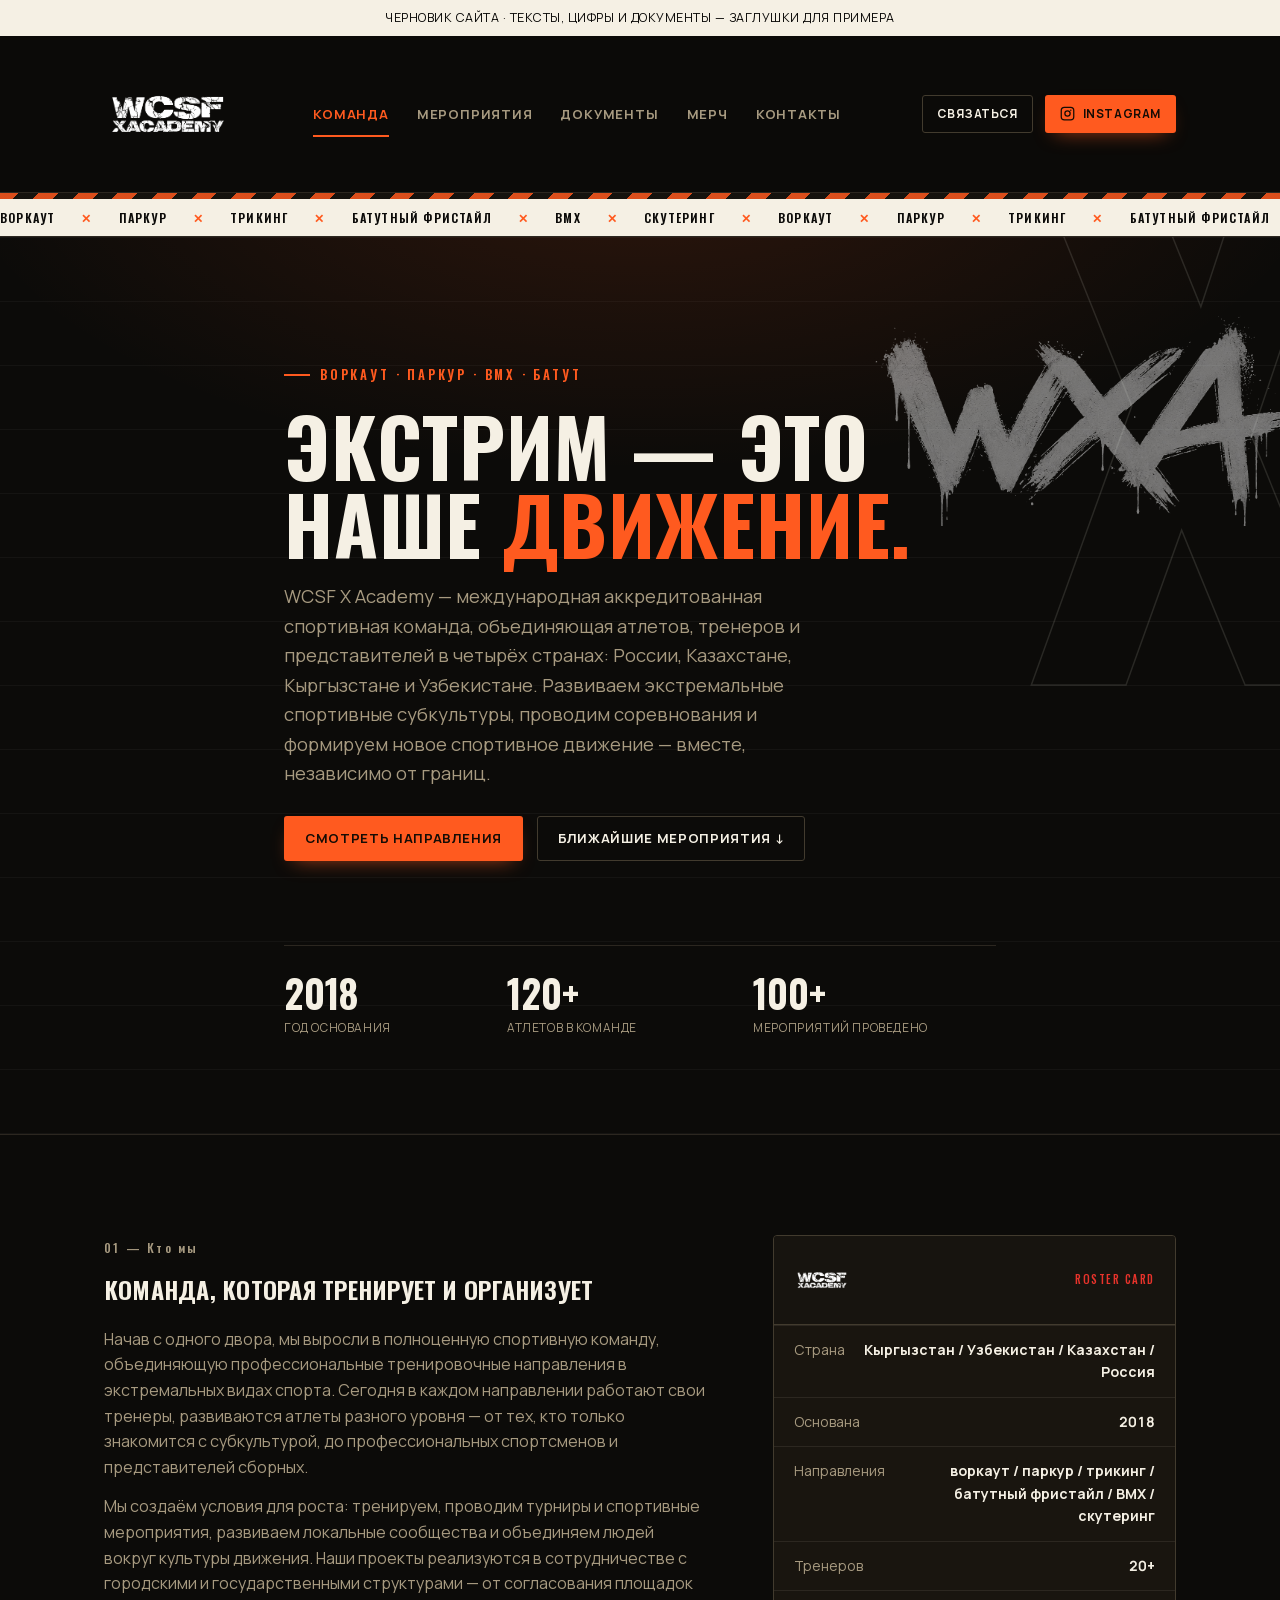
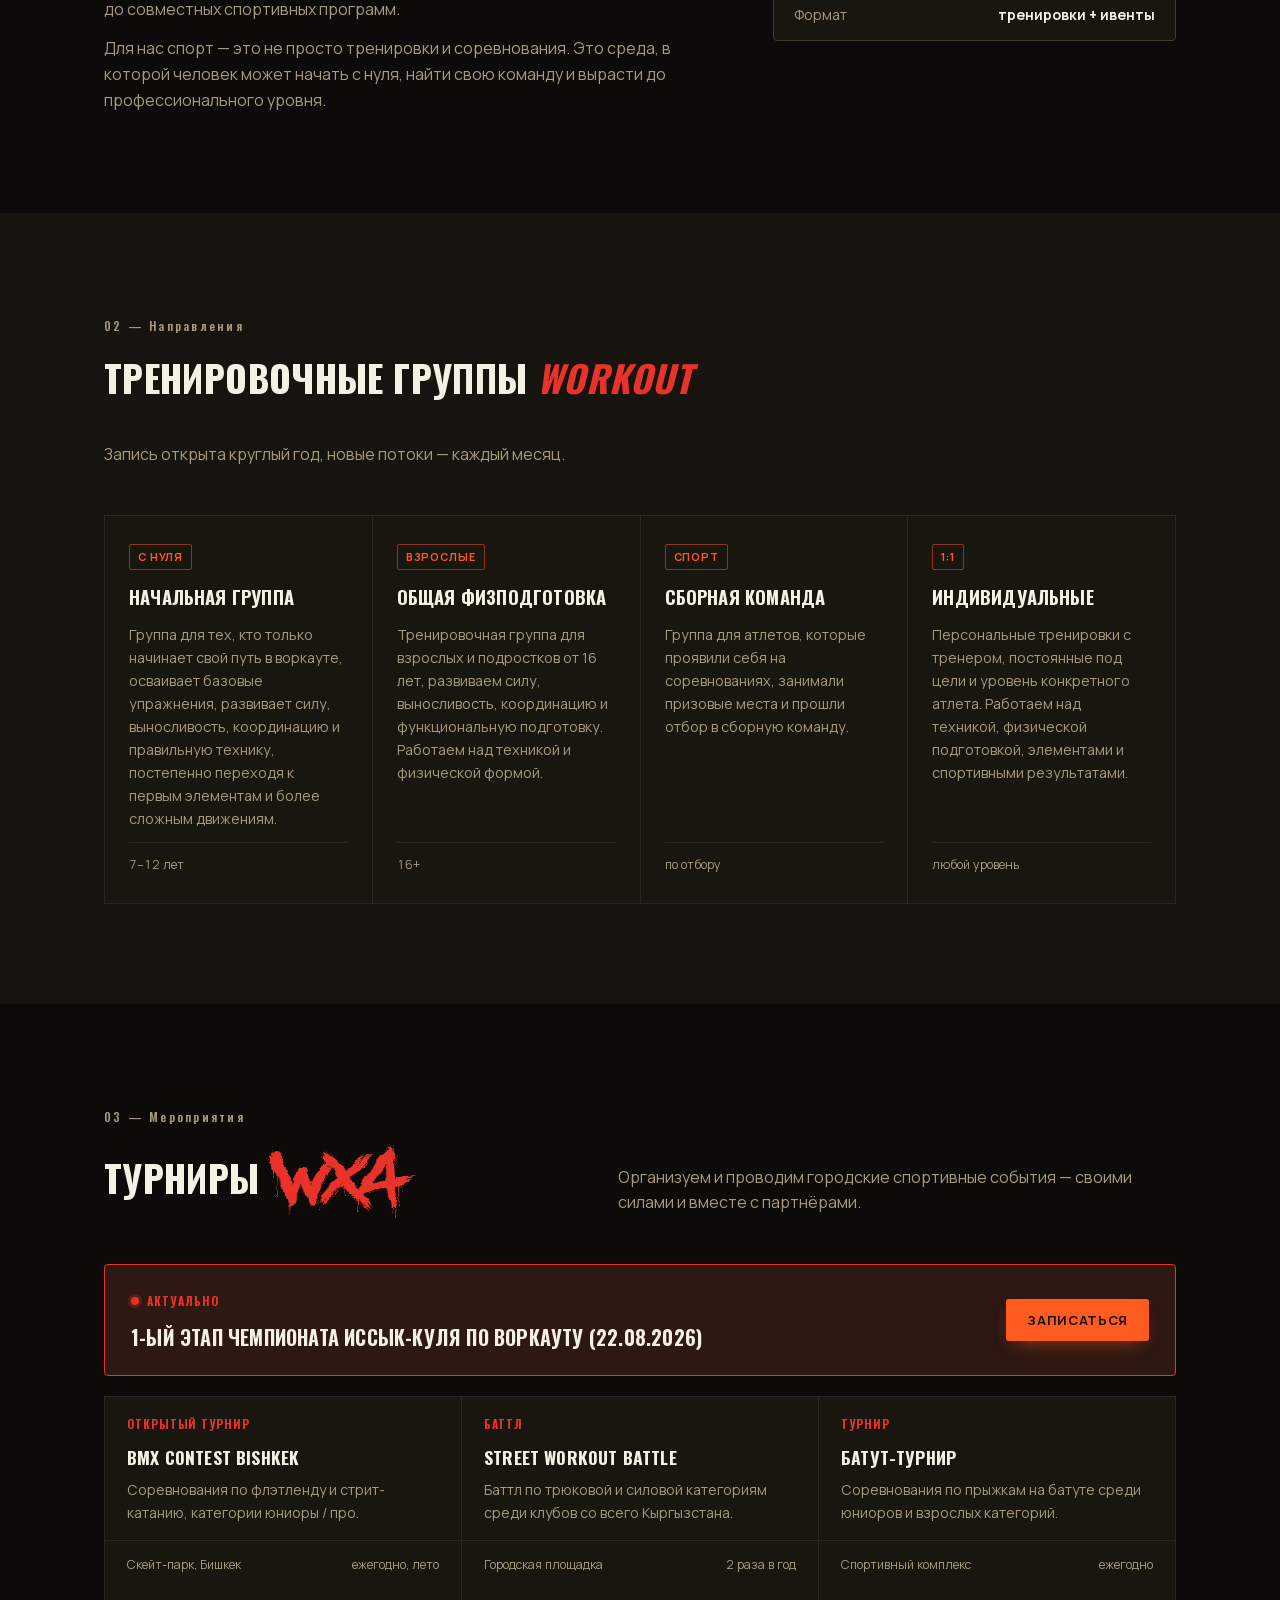
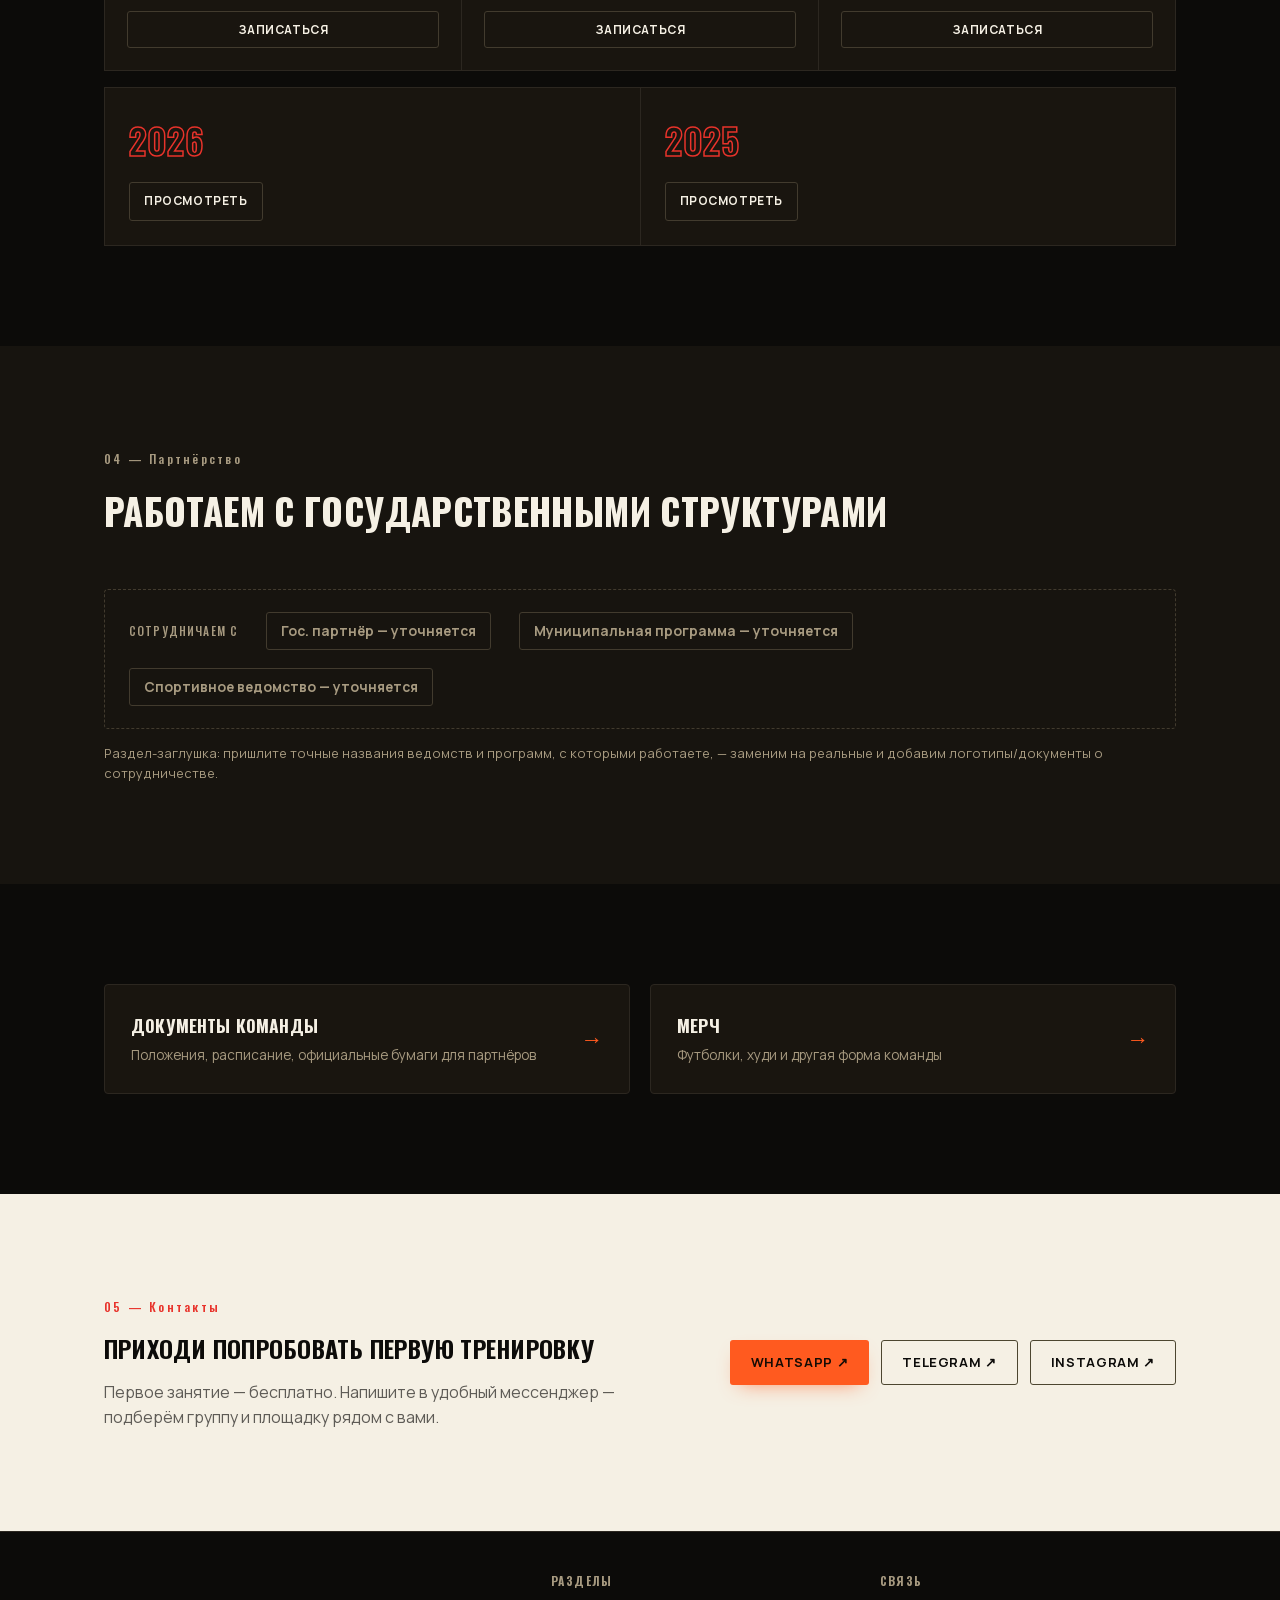
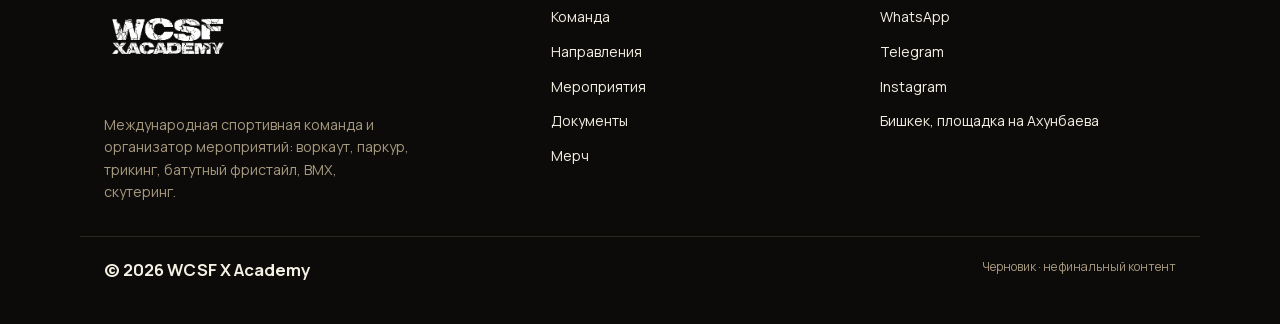
<file: index.html>
<!doctype html>
<html lang="ru">
<head>
<meta charset="utf-8" />
<title>WCSF X Academy — международная команда экстремальных видов спорта</title>
<meta name="viewport" content="width=device-width, initial-scale=1" />
<meta name="description" content="WCSF X Academy — международная спортивная команда: воркаут, паркур, трикинг, батутный фристайл, BMX, скутеринг. Тренировки, турниры, документы, мерч." />
<link rel="stylesheet" href="assets/fonts.css" />
<link rel="stylesheet" href="assets/site.css" />
</head>
<body>

<svg width="0" height="0" style="position:absolute" aria-hidden="true">
  <filter id="grunge-roughen" x="-20%" y="-20%" width="140%" height="140%">
    <feTurbulence type="fractalNoise" baseFrequency="0.012 0.09" numOctaves="2" seed="7" result="noise"/>
    <feDisplacementMap in="SourceGraphic" in2="noise" scale="7" xChannelSelector="R" yChannelSelector="G"/>
  </filter>
</svg>

<div class="draft-banner">ЧЕРНОВИК САЙТА · ТЕКСТЫ, ЦИФРЫ И ДОКУМЕНТЫ — ЗАГЛУШКИ ДЛЯ ПРИМЕРА</div>

<header class="site">
  <div class="wrap nav-row">
    <a class="logo" href="index.html"><img class="logo-img" src="assets/images/logo-white.png" alt="WCSF X Academy"></a>
    <ul class="primary">
      <li><a href="#about" aria-current="page">Команда</a></li>
      <li><a href="#events">Мероприятия</a></li>
      <li><a href="documents.html">Документы</a></li>
      <li><a href="merch.html">Мерч</a></li>
      <li><a href="#contacts">Контакты</a></li>
      <li class="nav-cta-mobile">
        <a class="btn btn-ghost btn-block btn-sm" href="#contacts">Связаться</a>
        <a class="btn btn-solid btn-block btn-sm btn-icon" href="https://www.instagram.com/wcsf_x_academy/" target="_blank" rel="noopener"><svg viewBox="0 0 24 24" fill="none" stroke="currentColor" stroke-width="2"><rect x="2" y="2" width="20" height="20" rx="5"/><circle cx="12" cy="12" r="4.2"/><circle cx="17.3" cy="6.7" r="1.1" fill="currentColor" stroke="none"/></svg>Instagram</a>
      </li>
    </ul>
    <div class="nav-cta">
      <a class="btn btn-ghost btn-sm" href="#contacts">Связаться</a>
      <a class="btn btn-solid btn-sm btn-icon" href="https://www.instagram.com/wcsf_x_academy/" target="_blank" rel="noopener"><svg viewBox="0 0 24 24" fill="none" stroke="currentColor" stroke-width="2"><rect x="2" y="2" width="20" height="20" rx="5"/><circle cx="12" cy="12" r="4.2"/><circle cx="17.3" cy="6.7" r="1.1" fill="currentColor" stroke="none"/></svg>Instagram</a>
    </div>
    <button class="burger" aria-label="Меню">☰</button>
  </div>
</header>

<div class="hazard"></div>

<div class="marquee" aria-hidden="true"><div class="marquee-track">
  <span>Воркаут</span><span>Паркур</span><span>Трикинг</span><span>Батутный фристайл</span><span>BMX</span><span>Скутеринг</span>
  <span>Воркаут</span><span>Паркур</span><span>Трикинг</span><span>Батутный фристайл</span><span>BMX</span><span>Скутеринг</span>
</div></div>

<main id="top">
  <section class="hero">
    <img class="hero-wxa-mark" src="assets/images/wxa-mark.png" alt="" aria-hidden="true">
    <div class="wrap hero-inner">
      <span class="eyebrow">Воркаут · Паркур · BMX · Батут</span>
      <h1>ЭКСТРИМ — ЭТО<br>НАШЕ <span>ДВИЖЕНИЕ.</span></h1>
      <p class="hero-lede">WCSF X Academy — международная аккредитованная спортивная команда, объединяющая атлетов, тренеров и представителей в четырёх странах: России, Казахстане, Кыргызстане и Узбекистане. Развиваем экстремальные спортивные субкультуры, проводим соревнования и формируем новое спортивное движение — вместе, независимо от границ.</p>
      <div class="hero-actions">
        <a class="btn btn-solid" href="#programs">Смотреть направления</a>
        <a class="btn btn-ghost" href="#events">Ближайшие мероприятия ↓</a>
      </div>
      <div class="stat-row">
        <div class="stat"><b>2018</b><span>Год основания</span></div>
        <div class="stat"><b>120+</b><span>Атлетов в команде</span></div>
        <div class="stat"><b>100+</b><span>Мероприятий проведено</span></div>
      </div>
    </div>
  </section>

  <section id="about">
    <div class="wrap about-grid">
      <div class="reveal">
        <span class="section-num">01 — Кто мы</span>
        <h2 style="margin-top:10px">Команда, которая тренирует и организует</h2>
        <p style="margin-top:18px">Начав с одного двора, мы выросли в полноценную спортивную команду, объединяющую профессиональные тренировочные направления в экстремальных видах спорта. Сегодня в каждом направлении работают свои тренеры, развиваются атлеты разного уровня — от тех, кто только знакомится с субкультурой, до профессиональных спортсменов и представителей сборных.</p>
        <p>Мы создаём условия для роста: тренируем, проводим турниры и спортивные мероприятия, развиваем локальные сообщества и объединяем людей вокруг культуры движения. Наши проекты реализуются в сотрудничестве с городскими и государственными структурами — от согласования площадок до совместных спортивных программ.</p>
        <p>Для нас спорт — это не просто тренировки и соревнования. Это среда, в которой человек может начать с нуля, найти свою команду и вырасти до профессионального уровня.</p>
      </div>
      <div class="id-card reveal">
        <div class="id-card-top">
          <img class="logo-img" src="assets/images/logo-white.png" alt="WCSF X Academy">
          <span class="id-tag">ROSTER CARD</span>
        </div>
        <ul class="id-list">
          <li><span>Страна</span><span>Кыргызстан / Узбекистан / Казахстан / Россия</span></li>
          <li><span>Основана</span><span>2018</span></li>
          <li><span>Направления</span><span>воркаут / паркур / трикинг / батутный фристайл / BMX / скутеринг</span></li>
          <li><span>Тренеров</span><span>20+</span></li>
          <li><span>Формат</span><span>тренировки + ивенты</span></li>
        </ul>
      </div>
    </div>
  </section>

  <section id="programs" class="alt-bg">
    <div class="wrap">
      <div class="section-head reveal">
        <div>
          <span class="section-num">02 — Направления</span>
          <h2 style="margin-top:10px">Тренировочные группы <span class="grunge-text">WORKOUT</span></h2>
        </div>
        <p class="section-lede">Запись открыта круглый год, новые потоки — каждый месяц.</p>
      </div>
      <div class="card-grid reveal">
        <div class="program-card">
          <span class="program-tag">С нуля</span>
          <h3>Начальная группа</h3>
          <p>Группа для тех, кто только начинает свой путь в воркауте, осваивает базовые упражнения, развивает силу, выносливость, координацию и правильную технику, постепенно переходя к первым элементам и более сложным движениям.</p>
          <div class="program-meta"><span>7–12 лет</span></div>
        </div>
        <div class="program-card">
          <span class="program-tag">Взрослые</span>
          <h3>Общая физподготовка</h3>
          <p>Тренировочная группа для взрослых и подростков от 16 лет, развиваем силу, выносливость, координацию и функциональную подготовку. Работаем над техникой и физической формой.</p>
          <div class="program-meta"><span>16+</span></div>
        </div>
        <div class="program-card">
          <span class="program-tag">Спорт</span>
          <h3>Сборная команда</h3>
          <p>Группа для атлетов, которые проявили себя на соревнованиях, занимали призовые места и прошли отбор в сборную команду.</p>
          <div class="program-meta"><span>по отбору</span></div>
        </div>
        <div class="program-card">
          <span class="program-tag">1:1</span>
          <h3>Индивидуальные</h3>
          <p>Персональные тренировки с тренером, постоянные под цели и уровень конкретного атлета. Работаем над техникой, физической подготовкой, элементами и спортивными результатами.</p>
          <div class="program-meta"><span>любой уровень</span></div>
        </div>
      </div>
    </div>
  </section>

  <section id="events">
    <div class="wrap">
      <div class="section-head reveal">
        <div>
          <span class="section-num">03 — Мероприятия</span>
          <h2 class="heading-with-mark" style="margin-top:10px">Турниры <img src="assets/images/wxa-mark-red.png" alt="WXA" class="wxa-inline-mark"></h2>
        </div>
        <p class="section-lede">Организуем и проводим городские спортивные события — своими силами и вместе с партнёрами.</p>
      </div>
      <div class="event-featured reveal">
        <div>
          <span class="event-featured-tag">Актуально</span>
          <h3>1-ый этап чемпионата Иссык-Куля по воркауту (22.08.2026)</h3>
        </div>
        <button type="button" class="btn btn-solid js-register-open" data-discipline="workout">Записаться</button>
      </div>
      <div class="card-grid reveal">
        <div class="event-card">
          <div class="event-top"><span class="event-date">Открытый турнир</span></div>
          <h3>BMX Contest Bishkek</h3>
          <p>Соревнования по флэтленду и стрит-катанию, категории юниоры / про.</p>
          <div class="event-meta"><span>Скейт-парк, Бишкек</span><span>ежегодно, лето</span></div>
          <div class="event-action"><button type="button" class="btn btn-ghost btn-sm btn-block js-register-open" data-discipline="bmx">Записаться</button></div>
        </div>
        <div class="event-card">
          <div class="event-top"><span class="event-date">Баттл</span></div>
          <h3>Street Workout Battle</h3>
          <p>Баттл по трюковой и силовой категориям среди клубов со всего Кыргызстана.</p>
          <div class="event-meta"><span>Городская площадка</span><span>2 раза в год</span></div>
          <div class="event-action"><button type="button" class="btn btn-ghost btn-sm btn-block js-register-open" data-discipline="workout">Записаться</button></div>
        </div>
        <div class="event-card">
          <div class="event-top"><span class="event-date">Турнир</span></div>
          <h3>Батут-турнир</h3>
          <p>Соревнования по прыжкам на батуте среди юниоров и взрослых категорий.</p>
          <div class="event-meta"><span>Спортивный комплекс</span><span>ежегодно</span></div>
          <div class="event-action"><button type="button" class="btn btn-ghost btn-sm btn-block js-register-open" data-discipline="trampoline">Записаться</button></div>
        </div>
      </div>
      <div class="year-archive-row reveal">
        <div class="year-archive-card">
          <b>2026</b>
          <a class="btn btn-ghost btn-sm" href="https://www.instagram.com/wcsf_x_academy/" target="_blank" rel="noopener">Просмотреть</a>
        </div>
        <div class="year-archive-card">
          <b>2025</b>
          <a class="btn btn-ghost btn-sm" href="https://www.instagram.com/wcsf_x_academy/" target="_blank" rel="noopener">Просмотреть</a>
        </div>
      </div>
    </div>
  </section>

  <div class="register-overlay" id="register-overlay">
    <div class="register-modal" role="dialog" aria-modal="true" aria-labelledby="register-title">
      <button type="button" class="register-close" id="register-close" aria-label="Закрыть">&times;</button>
      <h3 id="register-title">Запись на соревнования</h3>
      <p class="register-discipline-label" id="register-discipline-label"></p>
      <form id="register-form">
        <label>Имя и фамилия<input type="text" name="full_name" required autocomplete="name"></label>
        <label>Телефон (WhatsApp)<input type="tel" name="phone" required autocomplete="tel" placeholder="+996 700 00 00 00"></label>
        <input type="text" name="website" class="register-honeypot" tabindex="-1" autocomplete="off">
        <button type="submit" class="btn btn-solid btn-block">Отправить заявку</button>
        <p class="register-status" id="register-status" role="status"></p>
      </form>
    </div>
  </div>

  <section class="alt-bg">
    <div class="wrap">
      <div class="section-head reveal">
        <div>
          <span class="section-num">04 — Партнёрство</span>
          <h2 style="margin-top:10px">Работаем с государственными структурами</h2>
        </div>
      </div>
      <div class="partner-strip reveal">
        <span class="partner-label">Сотрудничаем с</span>
        <span class="partner-chip">Гос. партнёр — уточняется</span>
        <span class="partner-chip">Муниципальная программа — уточняется</span>
        <span class="partner-chip">Спортивное ведомство — уточняется</span>
      </div>
      <p class="partner-note">Раздел-заглушка: пришлите точные названия ведомств и программ, с которыми работаете, — заменим на реальные и добавим логотипы/документы о сотрудничестве.</p>
    </div>
  </section>

  <section>
    <div class="wrap">
      <div class="teaser-row reveal">
        <a class="teaser-card" href="documents.html">
          <div>
            <h3>Документы команды</h3>
            <p>Положения, расписание, официальные бумаги для партнёров</p>
          </div>
          <span class="arrow">→</span>
        </a>
        <a class="teaser-card" href="merch.html">
          <div>
            <h3>Мерч</h3>
            <p>Футболки, худи и другая форма команды</p>
          </div>
          <span class="arrow">→</span>
        </a>
      </div>
    </div>
  </section>

  <section class="cta-band">
    <div class="wrap">
      <div class="cta-inner reveal">
        <div style="max-width:520px">
          <span class="section-num" style="color:var(--gold)">05 — Контакты</span>
          <h2 style="margin-top:10px">Приходи попробовать первую тренировку</h2>
          <p class="section-lede" style="margin-top:12px">Первое занятие — бесплатно. Напишите в удобный мессенджер — подберём группу и площадку рядом с вами.</p>
        </div>
        <div class="cta-channels">
          <a class="btn btn-solid" href="https://wa.me/996700000000" target="_blank" rel="noopener">WhatsApp ↗</a>
          <a class="btn btn-ghost" style="border-color:#4C4630;color:var(--bg)" href="https://t.me/wcsf_x_academy" target="_blank" rel="noopener">Telegram ↗</a>
          <a class="btn btn-ghost" style="border-color:#4C4630;color:var(--bg)" href="https://www.instagram.com/wcsf_x_academy/" target="_blank" rel="noopener">Instagram ↗</a>
        </div>
      </div>
    </div>
  </section>
</main>

<footer class="site" id="contacts">
  <div class="wrap foot-grid">
    <div class="foot-col">
      <img class="logo-img" src="assets/images/logo-white.png" alt="WCSF X Academy">
      <p style="margin-top:14px;color:var(--ink-soft);font-size:0.88rem;max-width:34ch">Международная спортивная команда и организатор мероприятий: воркаут, паркур, трикинг, батутный фристайл, BMX, скутеринг.</p>
    </div>
    <div class="foot-col">
      <h4>РАЗДЕЛЫ</h4>
      <ul>
        <li><a href="#about">Команда</a></li>
        <li><a href="#programs">Направления</a></li>
        <li><a href="#events">Мероприятия</a></li>
        <li><a href="documents.html">Документы</a></li>
        <li><a href="merch.html">Мерч</a></li>
      </ul>
    </div>
    <div class="foot-col">
      <h4>СВЯЗЬ</h4>
      <ul>
        <li><a href="https://wa.me/996700000000">WhatsApp</a></li>
        <li><a href="https://t.me/wcsf_x_academy">Telegram</a></li>
        <li><a href="https://www.instagram.com/wcsf_x_academy/">Instagram</a></li>
        <li><a href="#">Бишкек, площадка на Ахунбаева</a></li>
      </ul>
    </div>
  </div>
  <div class="wrap foot-bottom">
    <span style="color:var(--ink);font-size:1.05rem;font-weight:700">© 2026 WCSF X Academy</span>
    <span>Черновик · не финальный контент</span>
  </div>
</footer>

<script src="assets/site.js"></script>
<script src="assets/register-render.js"></script>
</body>
</html>
</file>
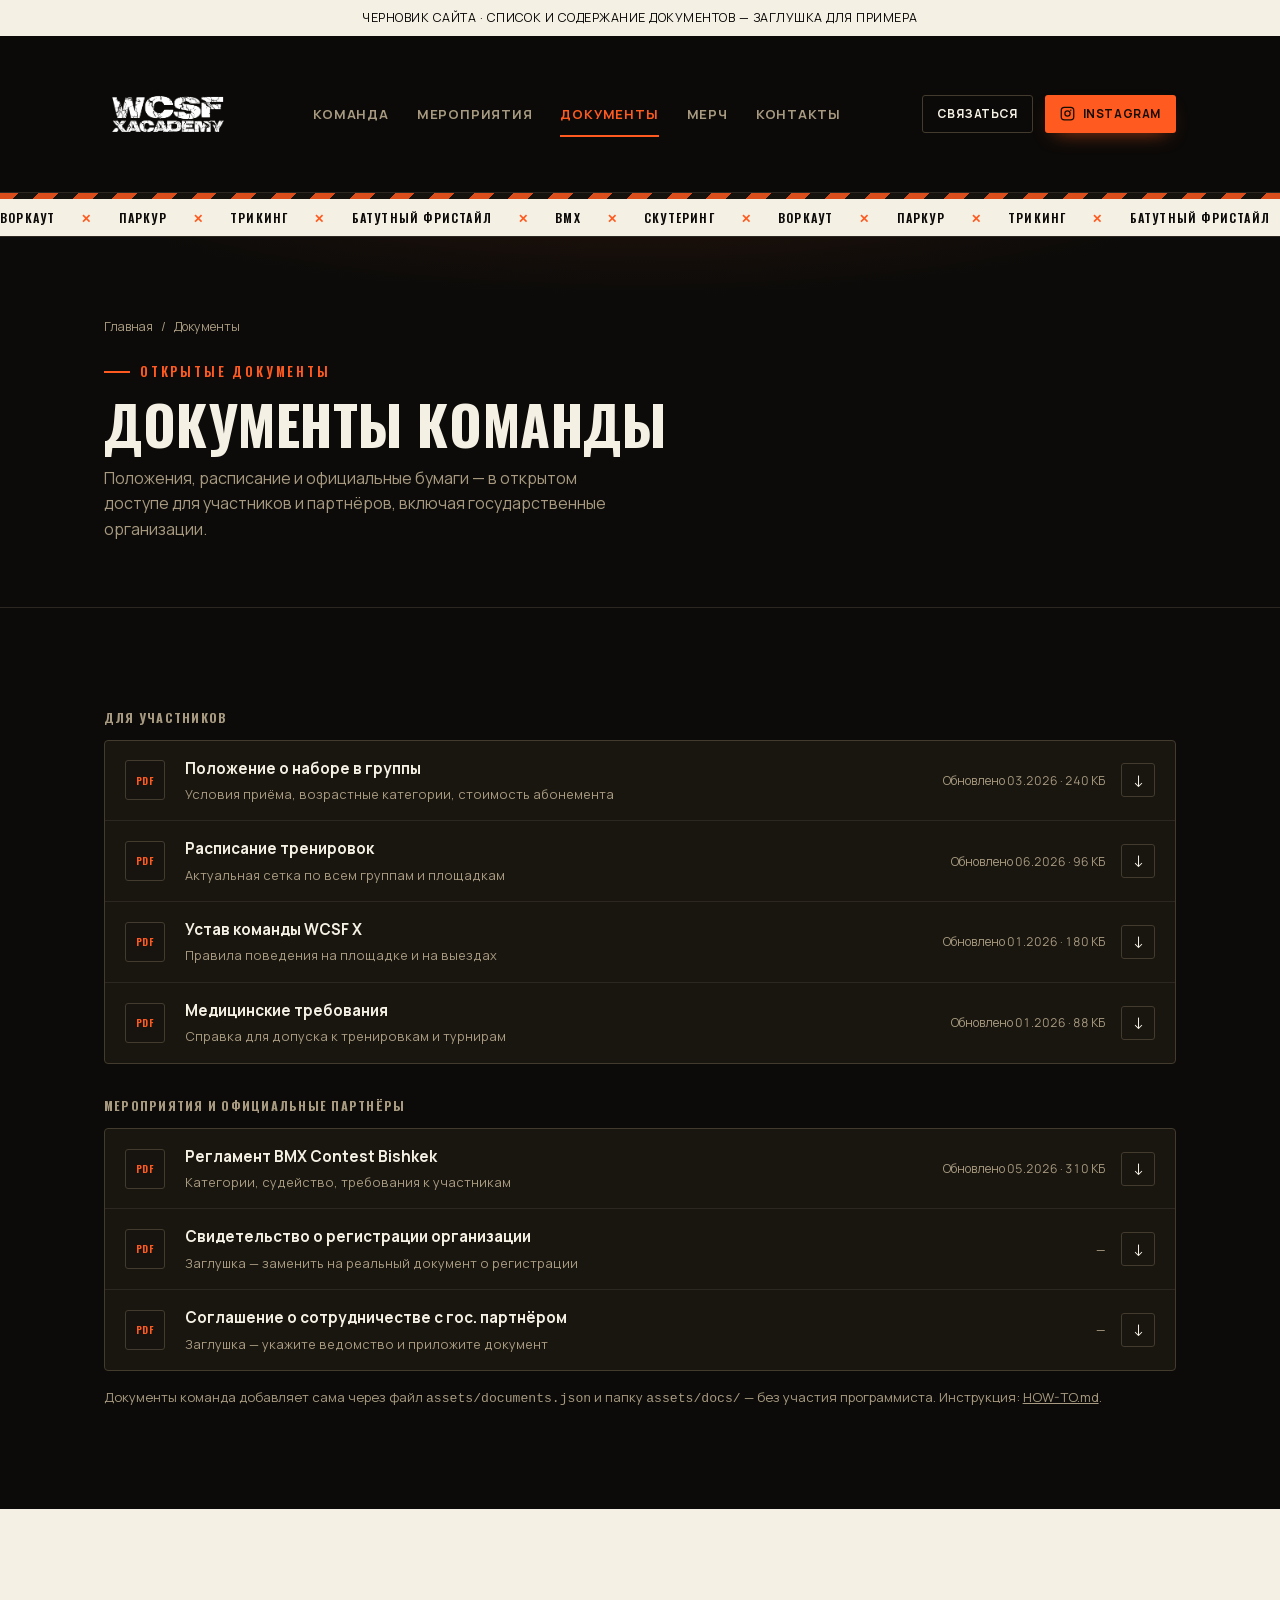
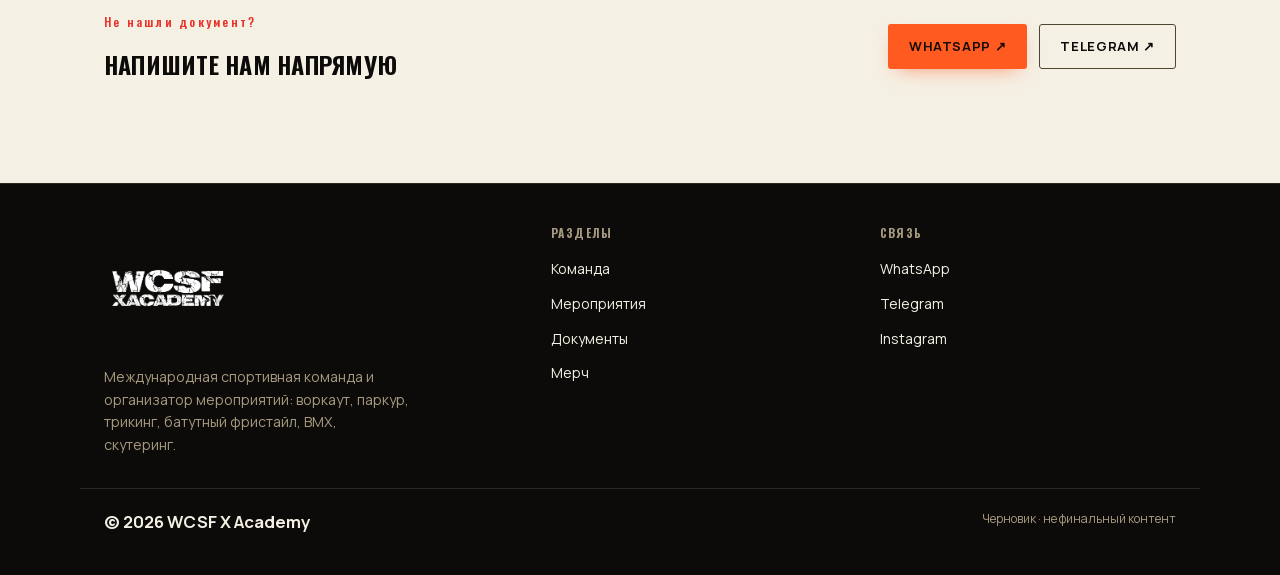
<file: documents.html>
<!doctype html>
<html lang="ru">
<head>
<meta charset="utf-8" />
<title>Документы — WCSF X Academy</title>
<meta name="viewport" content="width=device-width, initial-scale=1" />
<meta name="description" content="Открытые документы WCSF X Academy: положения, расписание, устав и официальные документы для государственных партнёров." />
<link rel="stylesheet" href="assets/fonts.css" />
<link rel="stylesheet" href="assets/site.css" />
</head>
<body>

<div class="draft-banner">ЧЕРНОВИК САЙТА · СПИСОК И СОДЕРЖАНИЕ ДОКУМЕНТОВ — ЗАГЛУШКА ДЛЯ ПРИМЕРА</div>

<header class="site">
  <div class="wrap nav-row">
    <a class="logo" href="index.html"><img class="logo-img" src="assets/images/logo-white.png" alt="WCSF X Academy"></a>
    <ul class="primary">
      <li><a href="index.html#about">Команда</a></li>
      <li><a href="index.html#events">Мероприятия</a></li>
      <li><a href="documents.html" aria-current="page">Документы</a></li>
      <li><a href="merch.html">Мерч</a></li>
      <li><a href="index.html#contacts">Контакты</a></li>
      <li class="nav-cta-mobile">
        <a class="btn btn-ghost btn-block btn-sm" href="index.html#contacts">Связаться</a>
        <a class="btn btn-solid btn-block btn-sm btn-icon" href="https://www.instagram.com/wcsf_x_academy/" target="_blank" rel="noopener"><svg viewBox="0 0 24 24" fill="none" stroke="currentColor" stroke-width="2"><rect x="2" y="2" width="20" height="20" rx="5"/><circle cx="12" cy="12" r="4.2"/><circle cx="17.3" cy="6.7" r="1.1" fill="currentColor" stroke="none"/></svg>Instagram</a>
      </li>
    </ul>
    <div class="nav-cta">
      <a class="btn btn-ghost btn-sm" href="index.html#contacts">Связаться</a>
      <a class="btn btn-solid btn-sm btn-icon" href="https://www.instagram.com/wcsf_x_academy/" target="_blank" rel="noopener"><svg viewBox="0 0 24 24" fill="none" stroke="currentColor" stroke-width="2"><rect x="2" y="2" width="20" height="20" rx="5"/><circle cx="12" cy="12" r="4.2"/><circle cx="17.3" cy="6.7" r="1.1" fill="currentColor" stroke="none"/></svg>Instagram</a>
    </div>
    <button class="burger" aria-label="Меню">☰</button>
  </div>
</header>

<div class="hazard"></div>

<div class="marquee" aria-hidden="true"><div class="marquee-track">
  <span>Воркаут</span><span>Паркур</span><span>Трикинг</span><span>Батутный фристайл</span><span>BMX</span><span>Скутеринг</span>
  <span>Воркаут</span><span>Паркур</span><span>Трикинг</span><span>Батутный фристайл</span><span>BMX</span><span>Скутеринг</span>
</div></div>

<main>
  <section class="page-hero">
    <div class="wrap">
      <div class="crumb"><a href="index.html">Главная</a><span>/</span><span>Документы</span></div>
      <span class="eyebrow">Открытые документы</span>
      <h1>ДОКУМЕНТЫ КОМАНДЫ</h1>
      <p>Положения, расписание и официальные бумаги — в открытом доступе для участников и партнёров, включая государственные организации.</p>
    </div>
  </section>

  <section>
    <div class="wrap">

      <div id="doc-groups">
        <p class="doc-note">Загружаем документы…</p>
      </div>

      <p class="doc-note">Документы команда добавляет сама через файл <code>assets/documents.json</code> и папку <code>assets/docs/</code> — без участия программиста. Инструкция: <a href="HOW-TO.md">HOW-TO.md</a>.</p>
    </div>
  </section>

  <section class="cta-band">
    <div class="wrap">
      <div class="cta-inner reveal">
        <div style="max-width:520px">
          <span class="section-num" style="color:var(--gold)">Не нашли документ?</span>
          <h2 style="margin-top:10px">Напишите нам напрямую</h2>
        </div>
        <div class="cta-channels">
          <a class="btn btn-solid" href="https://wa.me/996700000000" target="_blank" rel="noopener">WhatsApp ↗</a>
          <a class="btn btn-ghost" style="border-color:#4C4630;color:var(--bg)" href="https://t.me/wcsf_x_academy" target="_blank" rel="noopener">Telegram ↗</a>
        </div>
      </div>
    </div>
  </section>
</main>

<footer class="site" id="contacts">
  <div class="wrap foot-grid">
    <div class="foot-col">
      <img class="logo-img" src="assets/images/logo-white.png" alt="WCSF X Academy">
      <p style="margin-top:14px;color:var(--ink-soft);font-size:0.88rem;max-width:34ch">Международная спортивная команда и организатор мероприятий: воркаут, паркур, трикинг, батутный фристайл, BMX, скутеринг.</p>
    </div>
    <div class="foot-col">
      <h4>РАЗДЕЛЫ</h4>
      <ul>
        <li><a href="index.html#about">Команда</a></li>
        <li><a href="index.html#events">Мероприятия</a></li>
        <li><a href="documents.html">Документы</a></li>
        <li><a href="merch.html">Мерч</a></li>
      </ul>
    </div>
    <div class="foot-col">
      <h4>СВЯЗЬ</h4>
      <ul>
        <li><a href="https://wa.me/996700000000">WhatsApp</a></li>
        <li><a href="https://t.me/wcsf_x_academy">Telegram</a></li>
        <li><a href="https://www.instagram.com/wcsf_x_academy/">Instagram</a></li>
      </ul>
    </div>
  </div>
  <div class="wrap foot-bottom">
    <span style="color:var(--ink);font-size:1.05rem;font-weight:700">© 2026 WCSF X Academy</span>
    <span>Черновик · не финальный контент</span>
  </div>
</footer>

<script src="assets/site.js"></script>
<script src="assets/docs-render.js"></script>
</body>
</html>
</file>
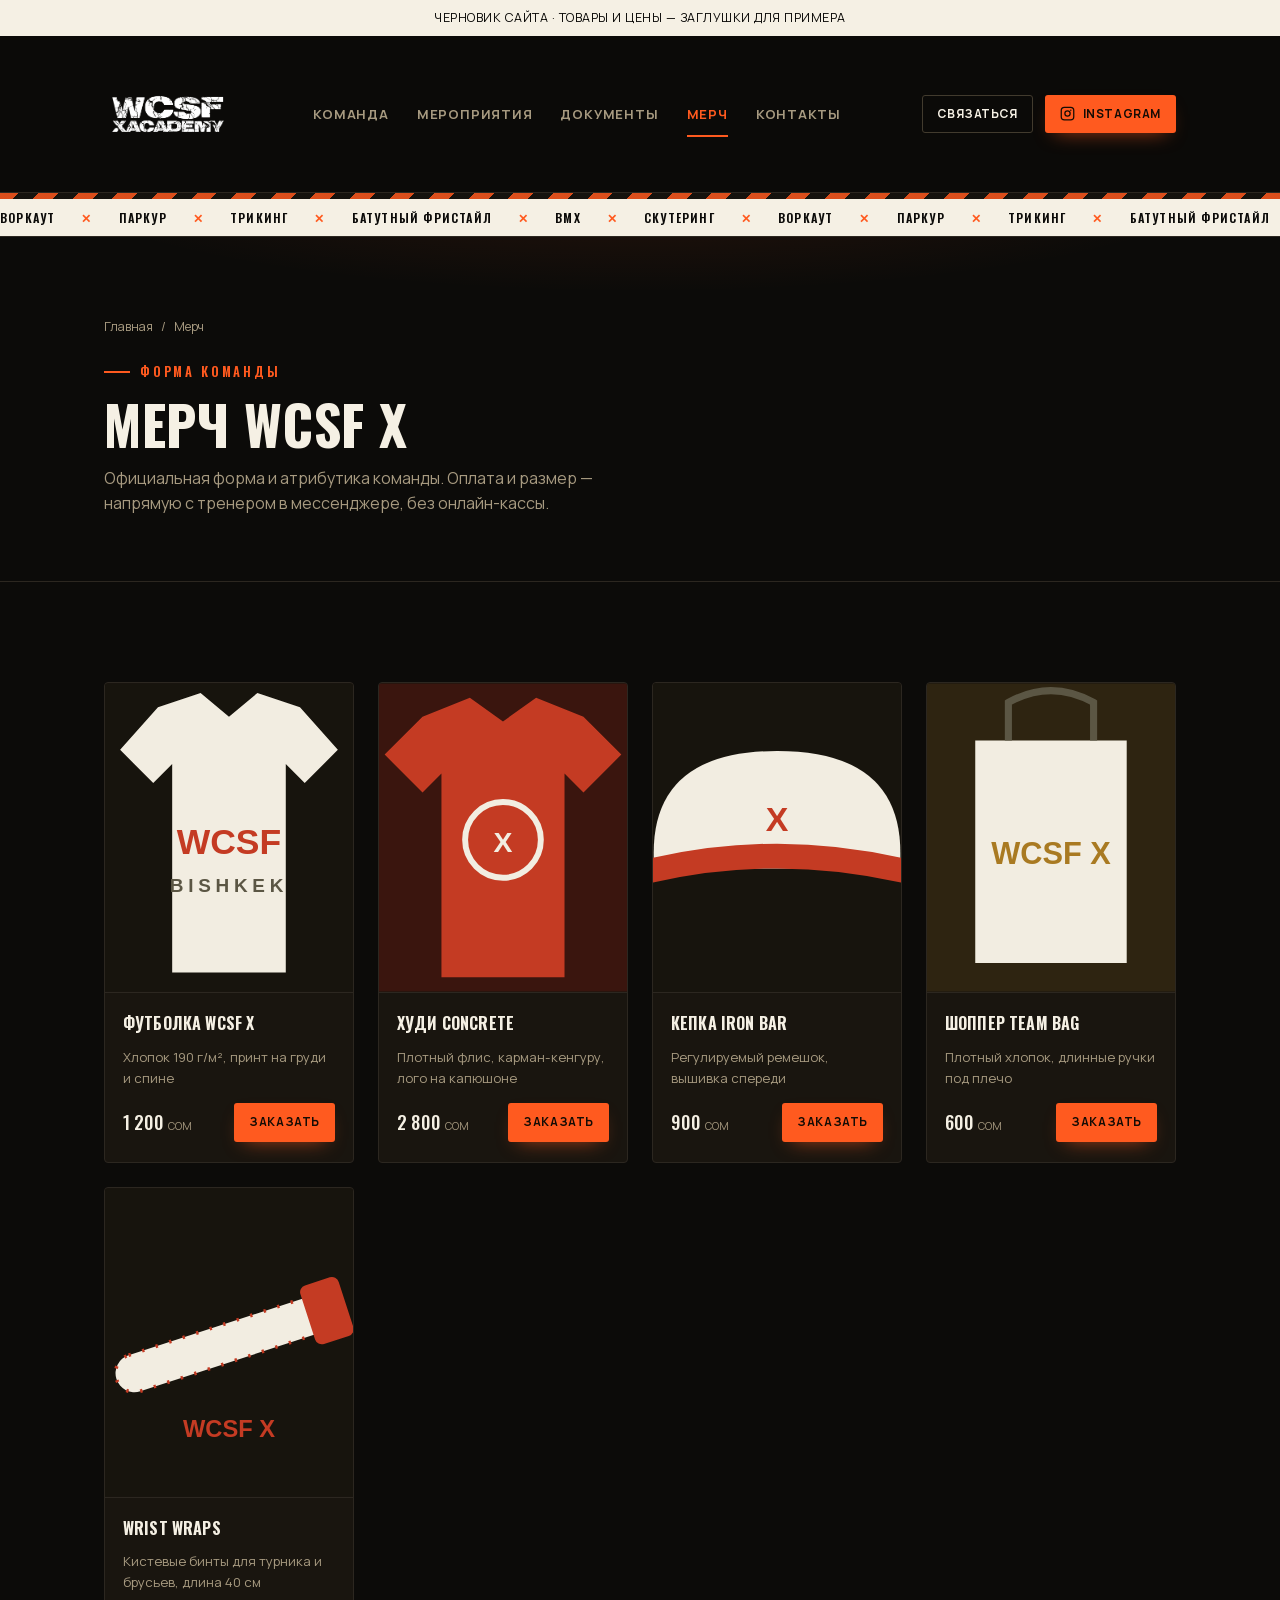
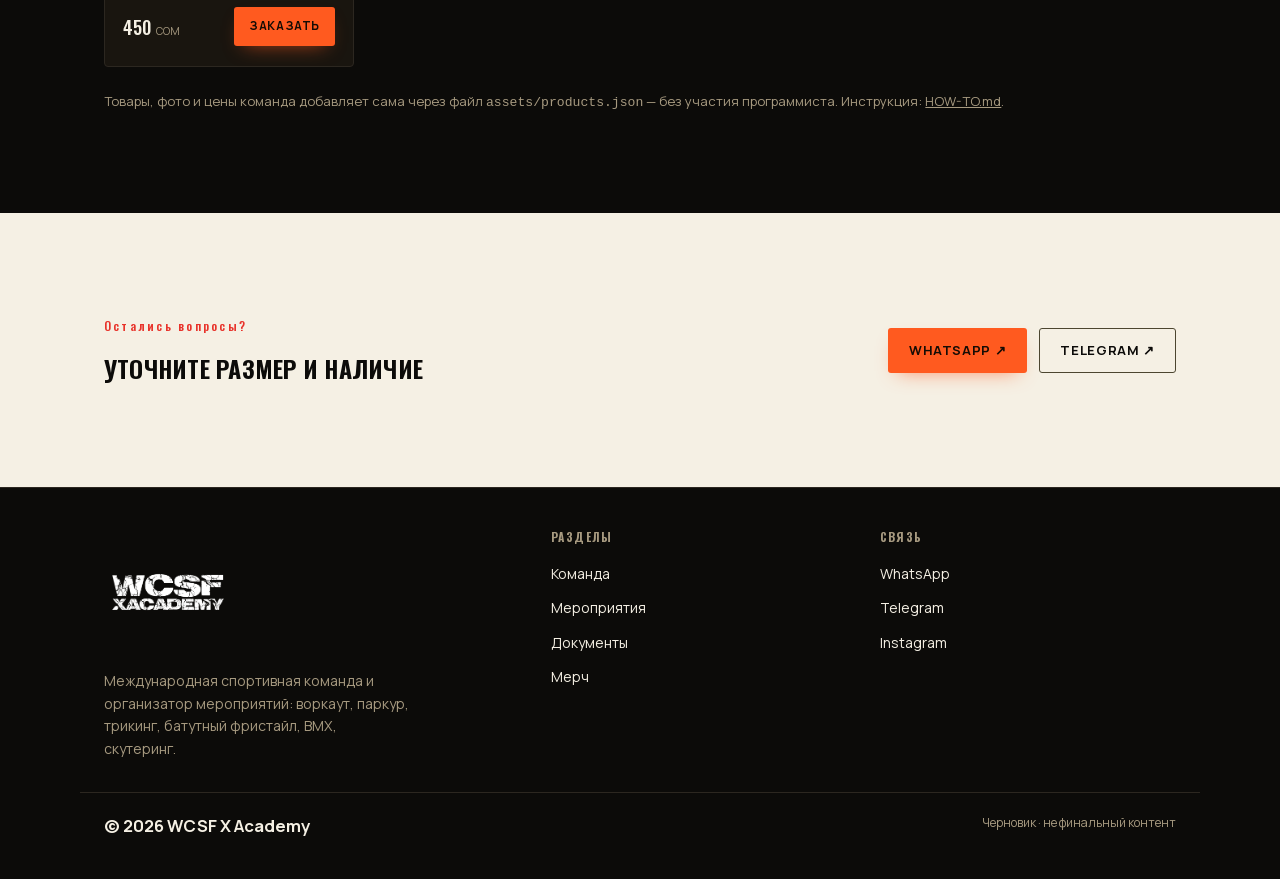
<file: merch.html>
<!doctype html>
<html lang="ru">
<head>
<meta charset="utf-8" />
<title>Мерч — WCSF X Academy</title>
<meta name="viewport" content="width=device-width, initial-scale=1" />
<meta name="description" content="Форма и мерч команды WCSF X Academy: футболки, худи, кепки. Заказ напрямую в WhatsApp / Telegram." />
<link rel="stylesheet" href="assets/fonts.css" />
<link rel="stylesheet" href="assets/site.css" />
</head>
<body>

<div class="draft-banner">ЧЕРНОВИК САЙТА · ТОВАРЫ И ЦЕНЫ — ЗАГЛУШКИ ДЛЯ ПРИМЕРА</div>

<header class="site">
  <div class="wrap nav-row">
    <a class="logo" href="index.html"><img class="logo-img" src="assets/images/logo-white.png" alt="WCSF X Academy"></a>
    <ul class="primary">
      <li><a href="index.html#about">Команда</a></li>
      <li><a href="index.html#events">Мероприятия</a></li>
      <li><a href="documents.html">Документы</a></li>
      <li><a href="merch.html" aria-current="page">Мерч</a></li>
      <li><a href="index.html#contacts">Контакты</a></li>
      <li class="nav-cta-mobile">
        <a class="btn btn-ghost btn-block btn-sm" href="index.html#contacts">Связаться</a>
        <a class="btn btn-solid btn-block btn-sm btn-icon" href="https://www.instagram.com/wcsf_x_academy/" target="_blank" rel="noopener"><svg viewBox="0 0 24 24" fill="none" stroke="currentColor" stroke-width="2"><rect x="2" y="2" width="20" height="20" rx="5"/><circle cx="12" cy="12" r="4.2"/><circle cx="17.3" cy="6.7" r="1.1" fill="currentColor" stroke="none"/></svg>Instagram</a>
      </li>
    </ul>
    <div class="nav-cta">
      <a class="btn btn-ghost btn-sm" href="index.html#contacts">Связаться</a>
      <a class="btn btn-solid btn-sm btn-icon" href="https://www.instagram.com/wcsf_x_academy/" target="_blank" rel="noopener"><svg viewBox="0 0 24 24" fill="none" stroke="currentColor" stroke-width="2"><rect x="2" y="2" width="20" height="20" rx="5"/><circle cx="12" cy="12" r="4.2"/><circle cx="17.3" cy="6.7" r="1.1" fill="currentColor" stroke="none"/></svg>Instagram</a>
    </div>
    <button class="burger" aria-label="Меню">☰</button>
  </div>
</header>

<div class="hazard"></div>

<div class="marquee" aria-hidden="true"><div class="marquee-track">
  <span>Воркаут</span><span>Паркур</span><span>Трикинг</span><span>Батутный фристайл</span><span>BMX</span><span>Скутеринг</span>
  <span>Воркаут</span><span>Паркур</span><span>Трикинг</span><span>Батутный фристайл</span><span>BMX</span><span>Скутеринг</span>
</div></div>

<main>
  <section class="page-hero">
    <div class="wrap">
      <div class="crumb"><a href="index.html">Главная</a><span>/</span><span>Мерч</span></div>
      <span class="eyebrow">Форма команды</span>
      <h1>МЕРЧ WCSF X</h1>
      <p>Официальная форма и атрибутика команды. Оплата и размер — напрямую с тренером в мессенджере, без онлайн-кассы.</p>
    </div>
  </section>

  <section>
    <div class="wrap">
      <div class="merch-grid reveal" id="merch-grid">
        <p class="doc-note">Загружаем товары…</p>
      </div>
      <p class="doc-note" style="margin-top:24px">Товары, фото и цены команда добавляет сама через файл <code>assets/products.json</code> — без участия программиста. Инструкция: <a href="HOW-TO.md">HOW-TO.md</a>.</p>
      <div id="payment-block"></div>
    </div>
  </section>

  <section class="cta-band">
    <div class="wrap">
      <div class="cta-inner reveal">
        <div style="max-width:520px">
          <span class="section-num" style="color:var(--gold)">Остались вопросы?</span>
          <h2 style="margin-top:10px">Уточните размер и наличие</h2>
        </div>
        <div class="cta-channels">
          <a class="btn btn-solid" href="https://wa.me/996700000000" target="_blank" rel="noopener">WhatsApp ↗</a>
          <a class="btn btn-ghost" style="border-color:#4C4630;color:var(--bg)" href="https://t.me/wcsf_x_academy" target="_blank" rel="noopener">Telegram ↗</a>
        </div>
      </div>
    </div>
  </section>
</main>

<footer class="site" id="contacts">
  <div class="wrap foot-grid">
    <div class="foot-col">
      <img class="logo-img" src="assets/images/logo-white.png" alt="WCSF X Academy">
      <p style="margin-top:14px;color:var(--ink-soft);font-size:0.88rem;max-width:34ch">Международная спортивная команда и организатор мероприятий: воркаут, паркур, трикинг, батутный фристайл, BMX, скутеринг.</p>
    </div>
    <div class="foot-col">
      <h4>РАЗДЕЛЫ</h4>
      <ul>
        <li><a href="index.html#about">Команда</a></li>
        <li><a href="index.html#events">Мероприятия</a></li>
        <li><a href="documents.html">Документы</a></li>
        <li><a href="merch.html">Мерч</a></li>
      </ul>
    </div>
    <div class="foot-col">
      <h4>СВЯЗЬ</h4>
      <ul>
        <li><a href="https://wa.me/996700000000">WhatsApp</a></li>
        <li><a href="https://t.me/wcsf_x_academy">Telegram</a></li>
        <li><a href="https://www.instagram.com/wcsf_x_academy/">Instagram</a></li>
      </ul>
    </div>
  </div>
  <div class="wrap foot-bottom">
    <span style="color:var(--ink);font-size:1.05rem;font-weight:700">© 2026 WCSF X Academy</span>
    <span>Черновик · не финальный контент</span>
  </div>
</footer>

<script src="assets/site.js"></script>
<script src="assets/merch-render.js"></script>
<script src="assets/payment-render.js"></script>
</body>
</html>
</file>
<file: assets/fonts.css>
@font-face {
  font-family: 'Oswald';
  font-style: normal;
  font-weight: 500;
  font-display: swap;
  src: url('fonts/oswald-500-latin.woff2') format('woff2');
  unicode-range: U+0000-00FF,U+0131,U+0152-0153,U+02BB-02BC,U+02C6,U+02DA,U+02DC,U+2000-206F,U+2074,U+20AC,U+2122,U+2191,U+2193,U+2212,U+2215,U+FEFF,U+FFFD;
}
@font-face {
  font-family: 'Oswald';
  font-style: normal;
  font-weight: 500;
  font-display: swap;
  src: url('fonts/oswald-500-cyr.woff2') format('woff2');
  unicode-range: U+0301,U+0400-045F,U+0490-0491,U+04B0-04B1,U+2116;
}
@font-face {
  font-family: 'Oswald';
  font-style: normal;
  font-weight: 600;
  font-display: swap;
  src: url('fonts/oswald-600-latin.woff2') format('woff2');
  unicode-range: U+0000-00FF,U+0131,U+0152-0153,U+02BB-02BC,U+02C6,U+02DA,U+02DC,U+2000-206F,U+2074,U+20AC,U+2122,U+2191,U+2193,U+2212,U+2215,U+FEFF,U+FFFD;
}
@font-face {
  font-family: 'Oswald';
  font-style: normal;
  font-weight: 600;
  font-display: swap;
  src: url('fonts/oswald-600-cyr.woff2') format('woff2');
  unicode-range: U+0301,U+0400-045F,U+0490-0491,U+04B0-04B1,U+2116;
}
@font-face {
  font-family: 'Oswald';
  font-style: normal;
  font-weight: 700;
  font-display: swap;
  src: url('fonts/oswald-700-latin.woff2') format('woff2');
  unicode-range: U+0000-00FF,U+0131,U+0152-0153,U+02BB-02BC,U+02C6,U+02DA,U+02DC,U+2000-206F,U+2074,U+20AC,U+2122,U+2191,U+2193,U+2212,U+2215,U+FEFF,U+FFFD;
}
@font-face {
  font-family: 'Oswald';
  font-style: normal;
  font-weight: 700;
  font-display: swap;
  src: url('fonts/oswald-700-cyr.woff2') format('woff2');
  unicode-range: U+0301,U+0400-045F,U+0490-0491,U+04B0-04B1,U+2116;
}
@font-face {
  font-family: 'Manrope';
  font-style: normal;
  font-weight: 400;
  font-display: swap;
  src: url('fonts/manrope-400-latin.woff2') format('woff2');
  unicode-range: U+0000-00FF,U+0131,U+0152-0153,U+02BB-02BC,U+02C6,U+02DA,U+02DC,U+2000-206F,U+2074,U+20AC,U+2122,U+2191,U+2193,U+2212,U+2215,U+FEFF,U+FFFD;
}
@font-face {
  font-family: 'Manrope';
  font-style: normal;
  font-weight: 400;
  font-display: swap;
  src: url('fonts/manrope-400-cyr.woff2') format('woff2');
  unicode-range: U+0301,U+0400-045F,U+0490-0491,U+04B0-04B1,U+2116;
}
@font-face {
  font-family: 'Manrope';
  font-style: normal;
  font-weight: 500;
  font-display: swap;
  src: url('fonts/manrope-500-latin.woff2') format('woff2');
  unicode-range: U+0000-00FF,U+0131,U+0152-0153,U+02BB-02BC,U+02C6,U+02DA,U+02DC,U+2000-206F,U+2074,U+20AC,U+2122,U+2191,U+2193,U+2212,U+2215,U+FEFF,U+FFFD;
}
@font-face {
  font-family: 'Manrope';
  font-style: normal;
  font-weight: 500;
  font-display: swap;
  src: url('fonts/manrope-500-cyr.woff2') format('woff2');
  unicode-range: U+0301,U+0400-045F,U+0490-0491,U+04B0-04B1,U+2116;
}
@font-face {
  font-family: 'Manrope';
  font-style: normal;
  font-weight: 700;
  font-display: swap;
  src: url('fonts/manrope-700-latin.woff2') format('woff2');
  unicode-range: U+0000-00FF,U+0131,U+0152-0153,U+02BB-02BC,U+02C6,U+02DA,U+02DC,U+2000-206F,U+2074,U+20AC,U+2122,U+2191,U+2193,U+2212,U+2215,U+FEFF,U+FFFD;
}
@font-face {
  font-family: 'Manrope';
  font-style: normal;
  font-weight: 700;
  font-display: swap;
  src: url('fonts/manrope-700-cyr.woff2') format('woff2');
  unicode-range: U+0301,U+0400-045F,U+0490-0491,U+04B0-04B1,U+2116;
}
@font-face {
  font-family: 'Manrope';
  font-style: normal;
  font-weight: 800;
  font-display: swap;
  src: url('fonts/manrope-800-latin.woff2') format('woff2');
  unicode-range: U+0000-00FF,U+0131,U+0152-0153,U+02BB-02BC,U+02C6,U+02DA,U+02DC,U+2000-206F,U+2074,U+20AC,U+2122,U+2191,U+2193,U+2212,U+2215,U+FEFF,U+FFFD;
}
@font-face {
  font-family: 'Manrope';
  font-style: normal;
  font-weight: 800;
  font-display: swap;
  src: url('fonts/manrope-800-cyr.woff2') format('woff2');
  unicode-range: U+0301,U+0400-045F,U+0490-0491,U+04B0-04B1,U+2116;
}
</file>
<file: assets/site.css>
/* ===== Design tokens ===== */
:root {
  --bg: #0C0B09;
  --bg-raised: #17140F;
  --bg-card: #19150F;
  --ink: #F5F0E4;
  --ink-soft: #A79A80;
  --border: #2C2720;
  --border-strong: #423B2E;
  --accent: #FF5A1F;
  --accent-hover: #FF7940;
  --accent-ink: #150C05;
  --gold: #E8332B;
  --shadow: 0 1px 0 rgba(0,0,0,0.3);
  color-scheme: dark;
}

* { box-sizing: border-box; }
html { -webkit-text-size-adjust: 100%; }
body {
  margin: 0;
  background: var(--bg);
  color: var(--ink);
  font-family: 'Manrope', -apple-system, sans-serif;
  font-size: 16px;
  line-height: 1.6;
  -webkit-font-smoothing: antialiased;
  overflow-x: hidden;
}
img { max-width: 100%; display: block; }
a { color: inherit; }
h1, h2, h3, h4 {
  font-family: 'Oswald', 'Manrope', sans-serif;
  font-weight: 700;
  text-transform: uppercase;
  letter-spacing: 0.01em;
  text-wrap: balance;
  margin: 0;
}
p { margin: 0; }
button, .btn { font-family: 'Manrope', sans-serif; }
:focus-visible {
  outline: 2px solid var(--accent);
  outline-offset: 3px;
}
@media (prefers-reduced-motion: reduce) {
  *, *::before, *::after {
    animation-duration: 0.001ms !important;
    animation-iteration-count: 1 !important;
    transition-duration: 0.001ms !important;
    scroll-behavior: auto !important;
  }
}

.wrap {
  max-width: 1120px;
  margin: 0 auto;
  padding-inline: 24px;
}

/* ===== Draft banner ===== */
.draft-banner {
  background: var(--ink);
  color: var(--bg);
  font-family: 'Manrope', sans-serif;
  font-size: 0.78rem;
  letter-spacing: 0.04em;
  text-align: center;
  padding: 8px 16px;
}
.draft-banner strong { color: var(--accent); }

/* ===== Header ===== */
header.site {
  position: sticky;
  top: 0;
  z-index: 40;
  background: color-mix(in srgb, var(--bg) 88%, transparent);
  backdrop-filter: blur(10px);
  border-bottom: 1px solid var(--border);
}
.nav-row {
  display: flex;
  align-items: center;
  justify-content: space-between;
  flex-wrap: nowrap;
  gap: 16px;
  padding-block: 14px;
}
.logo {
  display: flex;
  align-items: baseline;
  gap: 8px;
  font-family: 'Oswald', sans-serif;
  font-weight: 700;
  font-size: 1.35rem;
  letter-spacing: 0.02em;
  text-decoration: none;
  white-space: nowrap;
}
.logo .x { color: var(--accent); }
.logo .sub {
  font-size: 0.6rem;
  font-weight: 500;
  letter-spacing: 0.18em;
  color: var(--ink-soft);
  text-transform: uppercase;
  align-self: center;
}
.logo-img { display: block; height: 128px; width: auto; }
.primary {
  display: flex;
  gap: 28px;
  list-style: none;
  margin: 0;
  padding: 0;
}
.primary a {
  text-decoration: none;
  font-size: 0.82rem;
  font-weight: 600;
  letter-spacing: 0.06em;
  text-transform: uppercase;
  color: var(--ink-soft);
  transition: color 0.15s ease;
}
.primary a:hover { color: var(--accent); }
.nav-cta { display: flex; align-items: center; gap: 12px; }
.btn-icon svg { width: 15px; height: 15px; }
.burger {
  display: none;
  background: none;
  border: 1px solid var(--border-strong);
  border-radius: 6px;
  width: 38px;
  height: 38px;
  align-items: center;
  justify-content: center;
  cursor: pointer;
  color: var(--ink);
  font-size: 1.1rem;
  flex-shrink: 0;
  transition: border-color 0.15s ease, color 0.15s ease;
}
.burger:hover { border-color: var(--accent); color: var(--accent); }

/* ===== Marquee ticker ===== */
.marquee {
  overflow: hidden;
  background: var(--ink);
  border-bottom: 1px solid var(--border);
  white-space: nowrap;
}
.marquee-track {
  display: inline-flex;
  width: max-content;
  animation: marquee-scroll 30s linear infinite;
}
.marquee-track span {
  display: inline-flex;
  align-items: center;
  padding: 9px 0;
  font-family: 'Oswald', sans-serif;
  font-size: 0.75rem;
  font-weight: 600;
  letter-spacing: 0.1em;
  text-transform: uppercase;
  color: var(--bg);
  padding-inline-end: 26px;
}
.marquee-track span::after {
  content: "✕";
  margin-left: 26px;
  color: var(--accent);
}
@keyframes marquee-scroll {
  from { transform: translateX(0); }
  to { transform: translateX(-50%); }
}
.marquee:hover .marquee-track { animation-play-state: paused; }

.btn {
  display: inline-flex;
  align-items: center;
  gap: 8px;
  padding: 11px 20px;
  border-radius: 3px;
  font-size: 0.82rem;
  font-weight: 700;
  letter-spacing: 0.05em;
  text-transform: uppercase;
  text-decoration: none;
  border: 1px solid transparent;
  cursor: pointer;
  transition: transform 0.15s ease, background 0.15s ease, border-color 0.15s ease;
}
.btn:hover { transform: translateY(-1px); }
.btn:active { transform: translateY(0); }
.btn-solid {
  background: var(--accent);
  color: var(--accent-ink);
  box-shadow: 0 8px 20px -10px color-mix(in srgb, var(--accent) 70%, transparent);
}
.btn-solid:hover {
  background: var(--accent-hover);
  box-shadow: 0 12px 26px -10px color-mix(in srgb, var(--accent) 65%, transparent);
}
.btn-ghost {
  background: transparent;
  border-color: var(--border-strong);
  color: var(--ink);
}
.btn-ghost:hover { border-color: var(--accent); color: var(--accent); }
.btn-sm { padding: 9px 14px; font-size: 0.74rem; }
.btn-block { width: 100%; justify-content: center; }

/* ===== Hazard divider ===== */
.hazard {
  height: 6px;
  background: repeating-linear-gradient(
    -45deg,
    var(--accent) 0 14px,
    var(--bg-raised) 14px 28px
  );
  opacity: 0.85;
}

/* ===== Hero ===== */
.hero {
  position: relative;
  padding-block: clamp(64px, 11vw, 128px) clamp(56px, 8vw, 96px);
  background:
    radial-gradient(ellipse 90% 60% at 50% -10%, color-mix(in srgb, var(--accent) 14%, transparent), transparent 60%),
    repeating-linear-gradient(180deg, color-mix(in srgb, var(--ink) 4%, transparent) 0 1px, transparent 1px 64px),
    var(--bg);
  overflow: hidden;
  border-bottom: 1px solid var(--border);
}
.hero::before {
  content: "X";
  position: absolute;
  right: -6vw;
  top: -18%;
  font-family: 'Oswald', sans-serif;
  font-weight: 700;
  font-size: min(50vw, 720px);
  line-height: 1;
  color: color-mix(in srgb, var(--ink) 5%, transparent);
  pointer-events: none;
  user-select: none;
  z-index: 0;
}
@supports (-webkit-text-stroke: 1px black) {
  .hero::before {
    color: transparent;
    -webkit-text-stroke: 1.5px color-mix(in srgb, var(--ink) 12%, transparent);
  }
}
.hero-inner {
  position: relative;
  z-index: 1;
  display: grid;
  gap: 20px;
  max-width: 760px;
}
.hero-wxa-mark {
  position: absolute;
  z-index: 0;
  right: clamp(-40px, -2vw, 20px);
  top: 8%;
  width: clamp(280px, 34vw, 480px);
  opacity: 0.5;
  pointer-events: none;
  user-select: none;
}
@media (max-width: 860px) {
  .hero-wxa-mark { display: none; }
}
.eyebrow {
  display: inline-flex;
  align-items: center;
  gap: 10px;
  font-family: 'Oswald', sans-serif;
  font-size: 0.8rem;
  font-weight: 600;
  letter-spacing: 0.22em;
  text-transform: uppercase;
  color: var(--accent);
}
.eyebrow::before {
  content: "";
  width: 26px;
  height: 2px;
  background: var(--accent);
}
.hero h1 {
  font-size: clamp(2.6rem, 6.4vw, 5rem);
  line-height: 0.98;
}
.hero h1 span { color: var(--accent); }
.hero-lede {
  font-size: clamp(1rem, 1.6vw, 1.15rem);
  color: var(--ink-soft);
  max-width: 52ch;
}
.hero-actions {
  display: flex;
  flex-wrap: wrap;
  gap: 14px;
  margin-top: 8px;
}

.stat-row {
  display: grid;
  grid-template-columns: repeat(3, auto);
  gap: clamp(20px, 4vw, 48px);
  margin-top: clamp(40px, 6vw, 64px);
  padding-top: 28px;
  border-top: 1px solid var(--border);
}
.stat b {
  display: block;
  font-family: 'Oswald', sans-serif;
  font-size: clamp(1.7rem, 3.4vw, 2.4rem);
  font-variant-numeric: tabular-nums;
  line-height: 1;
}
.stat span {
  display: block;
  margin-top: 6px;
  font-size: 0.74rem;
  letter-spacing: 0.05em;
  text-transform: uppercase;
  color: var(--ink-soft);
}

/* ===== Section shell ===== */
section { padding-block: clamp(56px, 8vw, 100px); }
.section-head {
  display: flex;
  align-items: flex-end;
  justify-content: space-between;
  gap: 24px;
  margin-bottom: clamp(28px, 4vw, 48px);
  flex-wrap: wrap;
}
.section-head h2 { font-size: clamp(1.7rem, 3.2vw, 2.3rem); }
.section-num {
  font-family: 'Oswald', sans-serif;
  font-size: 0.78rem;
  letter-spacing: 0.18em;
  color: var(--ink-soft);
}
.section-lede {
  color: var(--ink-soft);
  max-width: 62ch;
  margin-top: 10px;
}

.alt-bg { background: var(--bg-raised); }

/* ===== About ===== */
.about-grid {
  display: grid;
  grid-template-columns: 1.2fr 0.8fr;
  gap: clamp(32px, 5vw, 64px);
  align-items: start;
}
.about-grid p + p { margin-top: 14px; }
.about-grid p { color: var(--ink-soft); }
.id-card {
  border: 1px solid var(--border-strong);
  border-radius: 4px;
  background: var(--bg-card);
  overflow: hidden;
}
.id-card-top {
  display: flex;
  align-items: center;
  justify-content: space-between;
  padding: 16px 20px;
  background: var(--bg-raised);
  border-bottom: 1px solid var(--border-strong);
}
.id-card-top .logo-img { height: 56px; }
.id-tag {
  font-family: 'Oswald', sans-serif;
  font-size: 0.68rem;
  letter-spacing: 0.14em;
  color: var(--gold);
}
.id-list { list-style: none; margin: 0; padding: 0; }
.id-list li {
  display: flex;
  justify-content: space-between;
  gap: 12px;
  padding: 13px 20px;
  border-top: 1px solid var(--border);
  font-size: 0.88rem;
}
.id-list li span:first-child { color: var(--ink-soft); }
.id-list li span:last-child {
  font-weight: 700;
  font-variant-numeric: tabular-nums;
  text-align: right;
}

/* ===== Programs ===== */
.card-grid {
  display: grid;
  grid-template-columns: repeat(auto-fit, minmax(230px, 1fr));
  gap: 1px;
  background: var(--border);
  border: 1px solid var(--border);
}
.program-card {
  position: relative;
  background: var(--bg-card);
  padding: 28px 24px;
  display: flex;
  flex-direction: column;
  gap: 12px;
  transition: background 0.15s ease;
  overflow: hidden;
}
.program-card:hover { background: var(--bg-raised); }
.program-card::before,
.event-card::before {
  content: "";
  position: absolute;
  top: 0; left: 0; right: 0;
  height: 3px;
  background: var(--accent);
  transform: scaleX(0);
  transform-origin: left;
  transition: transform 0.25s ease;
}
.program-card:hover::before,
.event-card:hover::before { transform: scaleX(1); }
.program-tag {
  align-self: flex-start;
  font-size: 0.68rem;
  font-weight: 700;
  letter-spacing: 0.08em;
  text-transform: uppercase;
  color: var(--accent);
  border: 1px solid color-mix(in srgb, var(--accent) 50%, transparent);
  border-radius: 2px;
  padding: 3px 8px;
}
.program-card h3 { font-size: 1.15rem; }
.program-card p { color: var(--ink-soft); font-size: 0.9rem; }
.program-meta {
  margin-top: auto;
  padding-top: 12px;
  border-top: 1px solid var(--border);
  font-size: 0.78rem;
  color: var(--ink-soft);
  display: flex;
  justify-content: space-between;
  font-variant-numeric: tabular-nums;
}

/* ===== Documents ===== */
.doc-board {
  border: 1px solid var(--border-strong);
  border-radius: 4px;
  overflow: hidden;
  background: var(--bg-card);
}
.doc-row {
  display: grid;
  grid-template-columns: 44px 1fr auto auto;
  align-items: center;
  gap: 16px;
  padding: 16px 20px;
  border-top: 1px solid var(--border);
  text-decoration: none;
  color: inherit;
}
.doc-row:first-child { border-top: none; }
.doc-icon {
  width: 40px;
  height: 40px;
  border-radius: 3px;
  background: var(--bg-raised);
  border: 1px solid var(--border-strong);
  display: flex;
  align-items: center;
  justify-content: center;
  font-family: 'Oswald', sans-serif;
  font-size: 0.62rem;
  font-weight: 700;
  letter-spacing: 0.02em;
  color: var(--accent);
}
.doc-title { display: block; font-weight: 700; font-size: 0.95rem; }
.doc-desc { display: block; font-size: 0.8rem; color: var(--ink-soft); margin-top: 3px; }
.doc-meta {
  font-size: 0.76rem;
  color: var(--ink-soft);
  font-variant-numeric: tabular-nums;
  white-space: nowrap;
}
.doc-dl {
  display: inline-flex;
  align-items: center;
  justify-content: center;
  width: 34px;
  height: 34px;
  border-radius: 3px;
  border: 1px solid var(--border-strong);
  transition: border-color 0.15s ease, color 0.15s ease;
}
.doc-row:hover .doc-dl { border-color: var(--accent); color: var(--accent); }
.doc-note {
  margin-top: 16px;
  font-size: 0.82rem;
  color: var(--ink-soft);
}

/* ===== Merch ===== */
.merch-grid {
  display: grid;
  grid-template-columns: repeat(auto-fit, minmax(240px, 1fr));
  gap: 24px;
}
.merch-card {
  border: 1px solid var(--border);
  border-radius: 4px;
  background: var(--bg-card);
  overflow: hidden;
  display: flex;
  flex-direction: column;
  transition: transform 0.2s ease, box-shadow 0.2s ease, border-color 0.2s ease;
}
.merch-card:hover {
  transform: translateY(-4px);
  border-color: var(--border-strong);
  box-shadow: 0 18px 32px -16px rgba(0,0,0,0.22);
}
.merch-media {
  aspect-ratio: 4/5;
  position: relative;
  display: flex;
  align-items: center;
  justify-content: center;
  overflow: hidden;
  border-bottom: 1px solid var(--border);
}
.merch-media .tee {
  width: 100%;
  height: 100%;
  object-fit: cover;
  display: block;
}
.merch-body { padding: 18px 18px 20px; display: flex; flex-direction: column; gap: 10px; flex: 1; }
.merch-name { font-size: 1rem; font-weight: 700; text-transform: uppercase; font-family: 'Oswald', sans-serif; letter-spacing: 0.01em; }
.merch-desc { font-size: 0.82rem; color: var(--ink-soft); flex: 1; }
.merch-foot {
  display: flex;
  align-items: center;
  justify-content: space-between;
  gap: 10px;
  margin-top: 4px;
}
.merch-price {
  font-family: 'Oswald', sans-serif;
  font-size: 1.15rem;
  font-variant-numeric: tabular-nums;
}
.merch-price small { font-size: 0.65rem; color: var(--ink-soft); font-family: 'Manrope', sans-serif; text-transform: uppercase; }

.payment-card {
  margin-top: 32px;
  display: flex;
  align-items: center;
  gap: 20px;
  padding: 20px;
  border: 1px solid var(--border);
  border-radius: 4px;
  background: var(--bg-card);
  max-width: 480px;
}
.payment-qr { width: 96px; height: 96px; object-fit: contain; border-radius: 3px; flex-shrink: 0; }
.payment-info { display: flex; flex-direction: column; gap: 4px; }
.payment-provider { font-weight: 700; text-transform: uppercase; font-family: 'Oswald', sans-serif; letter-spacing: 0.01em; }
.payment-phone { font-size: 0.9rem; color: var(--ink-soft); font-variant-numeric: tabular-nums; }
.payment-note { font-size: 0.8rem; color: var(--ink-soft); }

/* ===== CTA band ===== */
.cta-band {
  background: var(--ink);
  color: var(--bg);
}
.cta-band .section-lede { color: color-mix(in srgb, var(--bg) 65%, transparent); }
.cta-band h2 { color: var(--bg); }
.cta-inner {
  display: flex;
  align-items: center;
  justify-content: space-between;
  gap: 32px;
  flex-wrap: wrap;
}
.cta-channels { display: flex; gap: 12px; flex-wrap: wrap; }

/* ===== Footer ===== */
footer.site {
  border-top: 1px solid var(--border);
  padding-block: 40px;
}
.foot-grid {
  display: grid;
  grid-template-columns: 1.4fr 1fr 1fr;
  gap: 32px;
}
.foot-col h4 {
  font-size: 0.72rem;
  letter-spacing: 0.12em;
  color: var(--ink-soft);
  margin-bottom: 14px;
}
.foot-col ul { list-style: none; margin: 0; padding: 0; display: flex; flex-direction: column; gap: 9px; }
.foot-col a { text-decoration: none; font-size: 0.88rem; color: var(--ink); }
.foot-col a:hover { color: var(--accent); }
.foot-bottom {
  margin-top: 32px;
  padding-top: 20px;
  border-top: 1px solid var(--border);
  display: flex;
  justify-content: space-between;
  gap: 16px;
  flex-wrap: wrap;
  font-size: 0.76rem;
  color: var(--ink-soft);
}

/* ===== Nav active state ===== */
.primary a[aria-current="page"] {
  color: var(--accent);
  position: relative;
}
.primary a[aria-current="page"]::after {
  content: "";
  position: absolute;
  left: 0; right: 0; bottom: -14px;
  height: 2px;
  background: var(--accent);
}

/* ===== Page hero (subpages) ===== */
.page-hero {
  padding-block: clamp(48px, 7vw, 80px) clamp(40px, 6vw, 64px);
  background:
    radial-gradient(ellipse 80% 60% at 50% -20%, color-mix(in srgb, var(--accent) 12%, transparent), transparent 60%),
    var(--bg);
  border-bottom: 1px solid var(--border);
}
.page-hero .eyebrow { margin-bottom: 14px; }
.page-hero h1 {
  font-size: clamp(2.1rem, 4.6vw, 3.4rem);
  line-height: 1.02;
}
.page-hero p {
  margin-top: 14px;
  color: var(--ink-soft);
  max-width: 58ch;
  font-family: 'Manrope', sans-serif;
  text-transform: none;
  font-weight: 400;
  letter-spacing: normal;
}
.crumb {
  display: flex;
  gap: 8px;
  align-items: center;
  font-size: 0.78rem;
  color: var(--ink-soft);
  margin-bottom: 18px;
}
.crumb a { text-decoration: none; color: var(--ink-soft); }
.crumb a:hover { color: var(--accent); }

/* ===== Events ===== */
.event-card {
  position: relative;
  background: var(--bg-card);
  padding: 0;
  display: flex;
  flex-direction: column;
  transition: background 0.15s ease;
  overflow: hidden;
}
.event-card:hover { background: var(--bg-raised); }
.event-top {
  display: flex;
  align-items: center;
  justify-content: space-between;
  padding: 18px 22px 0;
}
.event-date {
  font-family: 'Oswald', sans-serif;
  font-size: 0.72rem;
  font-weight: 700;
  letter-spacing: 0.08em;
  text-transform: uppercase;
  color: var(--gold);
}
.event-card h3 { padding: 10px 22px 0; font-size: 1.1rem; }
.event-card p { padding: 8px 22px 0; color: var(--ink-soft); font-size: 0.88rem; }
.event-meta {
  margin-top: auto;
  display: flex;
  justify-content: space-between;
  font-size: 0.78rem;
  color: var(--ink-soft);
  padding: 14px 22px 20px;
  border-top: 1px solid var(--border);
  margin-top: 16px;
}

.event-action { padding: 16px 22px 22px; }

/* ===== Featured tournament ===== */
.event-featured {
  display: flex;
  align-items: center;
  justify-content: space-between;
  gap: 20px;
  flex-wrap: wrap;
  padding: 22px 26px;
  margin-bottom: 20px;
  border: 1px solid var(--gold);
  border-radius: 4px;
  background: color-mix(in srgb, var(--gold) 10%, var(--bg-card));
}
.event-featured-tag {
  display: inline-flex;
  align-items: center;
  gap: 8px;
  font-family: 'Oswald', sans-serif;
  font-size: 0.72rem;
  font-weight: 700;
  letter-spacing: 0.1em;
  text-transform: uppercase;
  color: var(--gold);
}
.event-featured-tag::before {
  content: "";
  width: 8px;
  height: 8px;
  border-radius: 50%;
  background: var(--gold);
  box-shadow: 0 0 0 3px color-mix(in srgb, var(--gold) 25%, transparent);
}
.event-featured h3 { margin-top: 8px; font-size: 1.25rem; }

/* ===== Grunge accents ===== */
.grunge-text {
  display: inline-block;
  color: var(--gold);
  font-style: italic;
  letter-spacing: 0.02em;
}
.heading-with-mark { display: flex; align-items: center; gap: 4px; flex-wrap: wrap; }
.wxa-inline-mark { height: clamp(44px, 7vw, 76px); width: auto; filter: url(#grunge-roughen); }

.year-archive-row {
  display: grid;
  grid-template-columns: repeat(auto-fit, minmax(160px, 1fr));
  gap: 1px;
  background: var(--border);
  border: 1px solid var(--border);
  margin-top: 16px;
}
.year-archive-card {
  background: var(--bg-card);
  padding: 24px;
  display: flex;
  flex-direction: column;
  gap: 14px;
  align-items: flex-start;
}
.year-archive-card b {
  font-family: 'Oswald', sans-serif;
  font-size: 2.2rem;
  color: transparent;
  -webkit-text-stroke: 1.5px var(--gold);
}

/* ===== Register modal ===== */
.register-overlay {
  position: fixed;
  inset: 0;
  background: color-mix(in srgb, #000 60%, transparent);
  display: flex;
  align-items: center;
  justify-content: center;
  padding: 20px;
  opacity: 0;
  pointer-events: none;
  transition: opacity 0.15s ease;
  z-index: 100;
}
.register-overlay.is-open { opacity: 1; pointer-events: auto; }
.register-modal {
  position: relative;
  background: var(--bg-card);
  border: 1px solid var(--border);
  border-radius: 4px;
  padding: 28px 26px;
  width: 100%;
  max-width: 400px;
}
.register-modal h3 { font-size: 1.15rem; }
.register-discipline-label {
  margin-top: 6px;
  color: var(--gold);
  font-family: 'Oswald', sans-serif;
  font-size: 0.78rem;
  letter-spacing: 0.06em;
  text-transform: uppercase;
}
.register-close {
  position: absolute;
  top: 14px;
  right: 14px;
  background: none;
  border: none;
  font-size: 1.4rem;
  line-height: 1;
  color: var(--ink-soft);
  cursor: pointer;
}
.register-close:hover { color: var(--accent); }
#register-form { margin-top: 18px; display: flex; flex-direction: column; gap: 14px; }
#register-form label {
  display: flex;
  flex-direction: column;
  gap: 6px;
  font-size: 0.8rem;
  color: var(--ink-soft);
}
#register-form input {
  font-family: 'Manrope', sans-serif;
  font-size: 0.92rem;
  padding: 10px 12px;
  border-radius: 3px;
  border: 1px solid var(--border-strong);
  background: var(--bg);
  color: var(--ink);
}
#register-form input:focus { outline: none; border-color: var(--accent); }
.register-honeypot { position: absolute; left: -9999px; width: 1px; height: 1px; opacity: 0; }
.register-status { font-size: 0.82rem; min-height: 1.2em; }
.register-status.is-success { color: var(--accent); }
.register-status.is-error { color: var(--accent); }

/* ===== Partner strip ===== */
.partner-strip {
  border: 1px dashed var(--border-strong);
  border-radius: 4px;
  padding: 22px 24px;
  display: flex;
  flex-wrap: wrap;
  align-items: center;
  gap: 18px 28px;
}
.partner-strip .partner-label {
  font-family: 'Oswald', sans-serif;
  font-size: 0.72rem;
  letter-spacing: 0.1em;
  text-transform: uppercase;
  color: var(--ink-soft);
  white-space: nowrap;
}
.partner-chip {
  font-size: 0.86rem;
  font-weight: 600;
  color: var(--ink-soft);
  padding: 7px 14px;
  border: 1px solid var(--border-strong);
  border-radius: 3px;
  white-space: nowrap;
}
.partner-note {
  margin-top: 14px;
  font-size: 0.8rem;
  color: var(--ink-soft);
}

/* ===== Teaser row (home -> subpages) ===== */
.teaser-row {
  display: grid;
  grid-template-columns: 1fr 1fr;
  gap: 20px;
}
.teaser-card {
  display: flex;
  align-items: center;
  justify-content: space-between;
  gap: 16px;
  padding: 26px 26px;
  border: 1px solid var(--border);
  border-radius: 4px;
  text-decoration: none;
  color: inherit;
  background: var(--bg-card);
  transition: border-color 0.15s ease, transform 0.15s ease;
}
.teaser-card:hover {
  border-color: var(--accent);
  transform: translateY(-3px);
  box-shadow: 0 16px 30px -16px rgba(0,0,0,0.2);
}
.teaser-card h3 { font-size: 1.1rem; }
.teaser-card span.arrow {
  font-size: 1.4rem;
  color: var(--accent);
  flex-shrink: 0;
}
.teaser-card p { color: var(--ink-soft); font-size: 0.85rem; margin-top: 6px; }

/* ===== Document groups ===== */
.doc-group-label {
  font-family: 'Oswald', sans-serif;
  font-size: 0.78rem;
  letter-spacing: 0.1em;
  text-transform: uppercase;
  color: var(--ink-soft);
  margin: 32px 0 12px;
}
.doc-group-label:first-child { margin-top: 0; }

/* ===== Reveal ===== */
.reveal {
  opacity: 0;
  transform: translateY(14px);
  transition: opacity 0.6s ease, transform 0.6s ease;
}
.reveal.in { opacity: 1; transform: none; }

/* ===== Responsive ===== */
@media (max-width: 860px) {
  .nav-cta { display: none; }
  .burger { display: inline-flex; }
  .logo .sub { display: none; }
  .logo { font-size: 1.15rem; }
  .logo-img { height: 76px; }
  .about-grid { grid-template-columns: 1fr; }
  .stat-row { grid-template-columns: repeat(2, auto); row-gap: 24px; }
  .foot-grid { grid-template-columns: 1fr; }
  .doc-row { grid-template-columns: 36px 1fr auto; }
  .doc-meta { display: none; }
  .teaser-row { grid-template-columns: 1fr; }

  .primary {
    display: flex;
    flex-direction: column;
    gap: 0;
    position: absolute;
    top: 100%;
    left: 0;
    right: 0;
    margin: 0;
    padding: 6px 24px 20px;
    background: var(--bg);
    border-bottom: 1px solid var(--border);
    box-shadow: 0 20px 40px -14px rgba(0,0,0,0.3);
    transform: translateY(-6px);
    opacity: 0;
    visibility: hidden;
    pointer-events: none;
    transition: transform 0.2s ease, opacity 0.2s ease, visibility 0.2s;
  }
  header.site.nav-open .primary {
    transform: translateY(0);
    opacity: 1;
    visibility: visible;
    pointer-events: auto;
  }
  .primary li { border-top: 1px solid var(--border); }
  .primary li:first-child { border-top: none; }
  .primary a { display: block; padding: 15px 2px; font-size: 0.95rem; }
  .nav-cta-mobile {
    display: flex;
    flex-direction: column;
    gap: 10px;
    border-top: none;
    padding: 16px 2px 6px;
  }
}
@media (min-width: 861px) {
  .nav-cta-mobile { display: none; }
}
@media (max-width: 520px) {
  .cta-inner { flex-direction: column; align-items: flex-start; }
  .partner-strip { flex-direction: column; align-items: flex-start; }
}
@media (max-width: 420px) {
  .wrap { padding-inline: 16px; }
}
</file>
